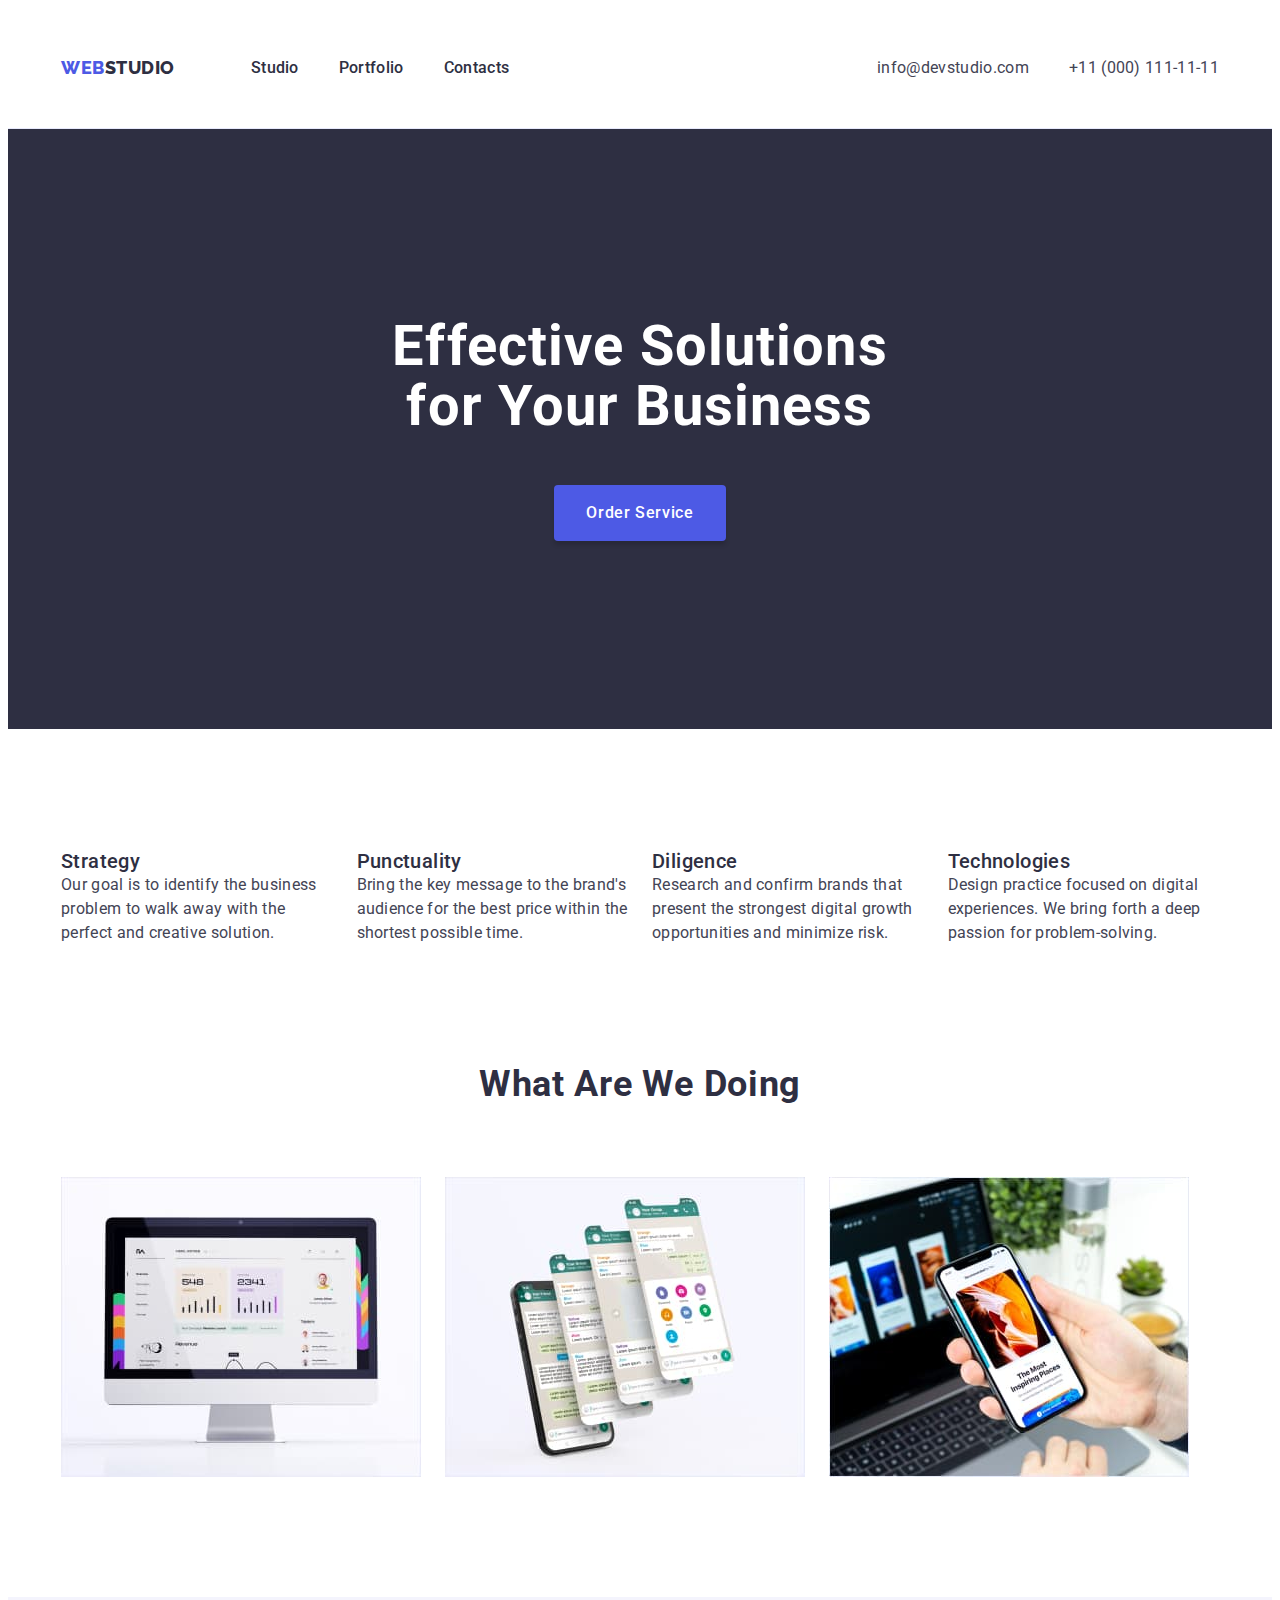
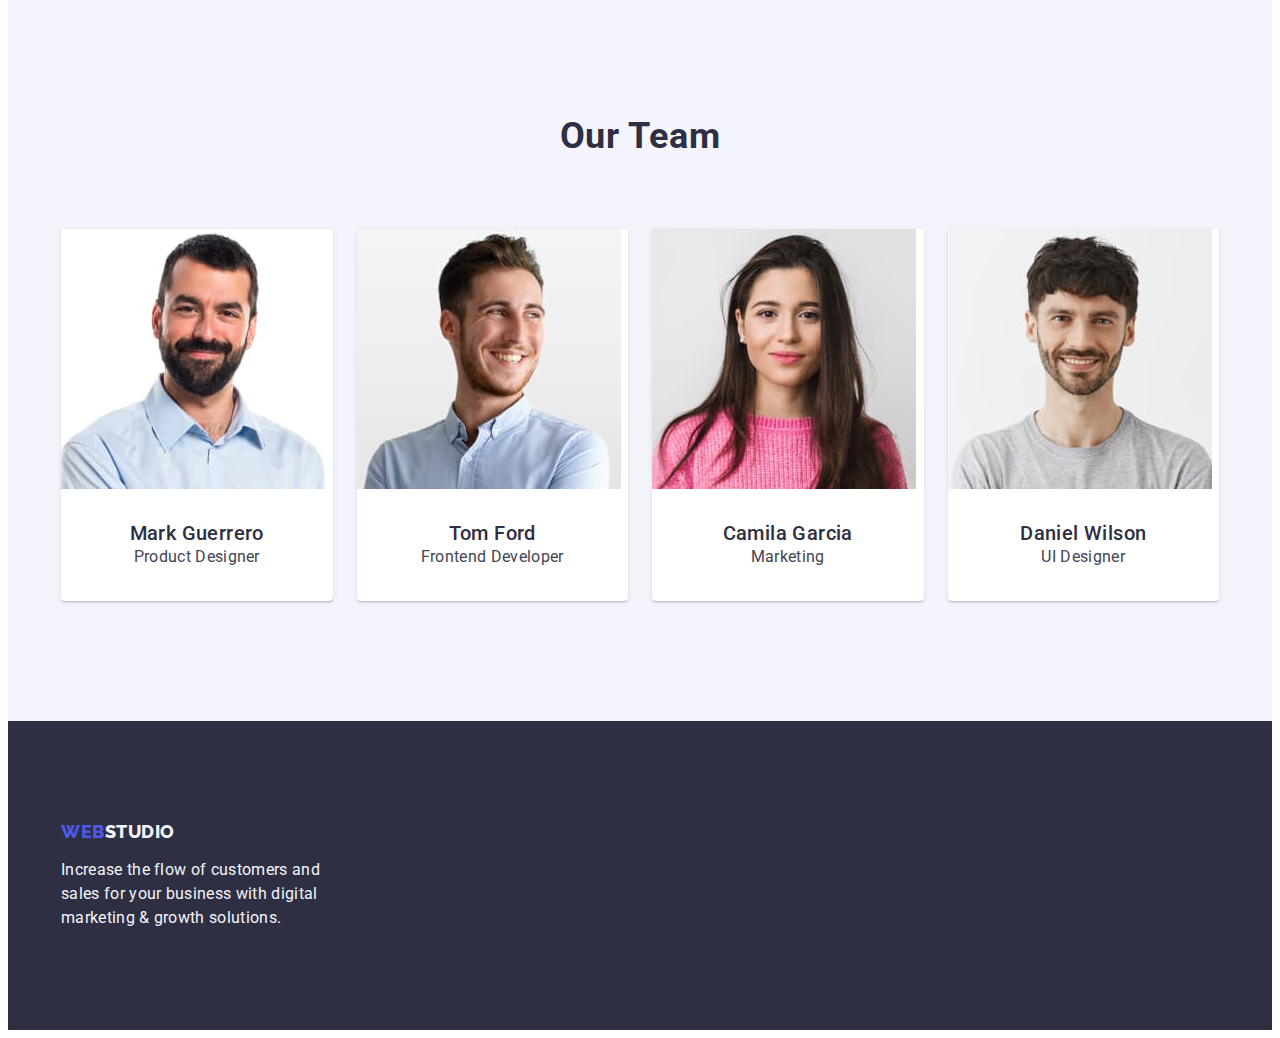
<file: index.html>
<!DOCTYPE html>
<html lang="en">
<head>
    <meta charset="UTF-8">
    <meta http-equiv="X-UA-Compatible" content="IE=edge">
    <meta name="viewport" content="width=device-width, initial-scale=1.0">
    <title>Studio</title>
    <link rel="preconnect" href="https://fonts.googleapis.com">
    <link rel="preconnect" href="https://fonts.gstatic.com" crossorigin>
    <link href="https://fonts.googleapis.com/css2?family=Raleway:wght@800&family=Roboto:wght@400;500;700;900&display=swap" rel="stylesheet">
    <link rel="stylesheet" href="https://cdnjs.cloudflare.com/ajax/libs/modern-normalize/2.0.0/modern-normalize.min.css" integrity="sha512-4xo8blKMVCiXpTaLzQSLSw3KFOVPWhm/TRtuPVc4WG6kUgjH6J03IBuG7JZPkcWMxJ5huwaBpOpnwYElP/m6wg==" crossorigin="anonymous" referrerpolicy="no-referrer">
    <link rel="stylesheet" href="./css/styles.css">
</head>
<body class="body">
  <!--header-->
  <header class="page-header">
    <div class="container header-cont">
    <nav class="page-navigation">
      <a href="./portfolio.html" class="link logo" >Web<span class="logo-studio">Studio</span></a>
    <ul class="menu-list list">
      <li class="menu-item">
        <a href="./index.html" class="link menu-link">Studio</a></li>
      <li class="menu-item">
        <a href="./portfolio.html" class="link menu-link">Portfolio</a></li>
      <li class="menu-item">
        <a class="link menu-link last-link" href="">Contacts</a></li>
    </ul>
    </nav>
<!--address-->
    <address class="address-header">
      <ul class="list adr-header">
        <li class="address-mail-btn">
          <a class="link modal-button" href="mailto:info@devstudio.com">info@devstudio.com</a>
        </li>
        <li class="address-mail-btn">
      <a class="link modal-phone" href="tel:+110001111111">+11 (000) 111-11-11</a>
      </li>
      </ul>
    </address>
  </div>
  </header>
<main>
  <!--hero-->
  <section class="hero-main">
    <div class="container">
    <h1 class="hero-text">Effective Solutions
    for Your Business</h1>
    <button type="button" class="hero-button">Order Service
    </button>
  </div>
  </section>
<!--section2-->
    <section class="strategy-section">
      <div class="container section-cont">
      <h2 hidden class="visually-hidden">Our Strategy</h2>
      <ul class="list strategy-list">
        <li class="item-strategy">
          <h3 class="heading-title">Strategy</h3>
          <p class="subheading-title">Our goal is to identify the business
          problem to walk away with the perfect and creative solution.</p>
        </li>
        <li class="item-strategy">
          <h3 class="heading-title">Punctuality</h3>
          <p class="subheading-title">Bring the key message to the brand's audience for the best price within the shortest possible time.</p>
        </li>
        <li class="item-strategy">
          <h3 class="heading-title">Diligence</h3>
          <p class="subheading-title">Research and confirm brands that present the strongest digital growth opportunities and minimize risk.</p>
        </li>
        <li class="item-strategy">
          <h3 class="heading-title">Technologies</h3>
          <p class="subheading-title">Design practice focused on digital experiences. We bring forth a deep passion for problem-solving.</p>
        </li>
        </ul>
      </div>
    </section>
<!--section3-->
    <section class="section-gallery">
      <div class="container">
        <h2 class="headline-title">What are we doing</h2>
      <ul class="list galary-list">
        <li class="photo-item">
          <img class="gallery-photo"
          src="./images/comp.jpg" 
          alt="computer"
          width="360">
        </li>
        <li class="photo-item">
          <img class="gallery-photo"
          src="./images/phone.jpg" 
          alt="phone"
          width="360">
        </li>
        <li class="photo-item">
          <img class="gallery-photo"
          src="./images/phone1.jpg" 
          alt="phone1" 
          width="360">
        </li>
      </ul>
    </div>
    </section>
    <!--section4-->
    <section class="section-our-team">
    <div class="container team-item"> 
      <h2 class="headline-title">Our Team</h2>
    <ul class="team-list list">
      <li class="item-our-team">
        <img class="photo-our-team" src="./images/mark.jpg" alt="mark-designer" width="264" >
      <div class="block-team">
        <h3 class="heading-title top-text">Mark Guerrero</h3>
      <p class="subheading-title low-text">Product Designer</p>
    </div>
      </li>
      <li class="item-our-team">
        <img class="photo-our-team" src="./images/tom.jpg" alt="tom_developer" width="264" >
      <div class="block-team">
        <h3 class="heading-title top-text">Tom Ford</h3>
      <p class="subheading-title low-text">Frontend Developer</p>
    </div>
    </li>
      <li class="item-our-team">
        <img class="photo-our-team" src="./images/camila.jpg" alt="camila_marketing" width="264" >
      <div class="block-team">
        <h3 class="heading-title top-text">Camila Garcia</h3>
      <p class="subheading-title low-text">Marketing</p>
    </div>
    </li>
      <li class="item-our-team">
        <img class="photo-our-team" src="./images/daniel.jpg" alt="ui_designer" width="264" >
      <div class="block-team">
        <h3 class="heading-title top-text">Daniel Wilson</h3>
      <p class="subheading-title low-text">UI Designer</p>
    </div>
    </li>
    </ul>
  </div>
    </section>
  </main>
  <!--Footer-->
  <footer class="footer-line">
    <div class="container">
    <a href="./portfolio.html" 
    class="logo-foot link">Web<span class="logo-studio-footer">Studio</span></a>
<p class="footer-tagline">Increase the flow of customers and sales for your business with digital marketing & growth solutions.</p>
</div>
</footer>
</body>
</html>
</file>
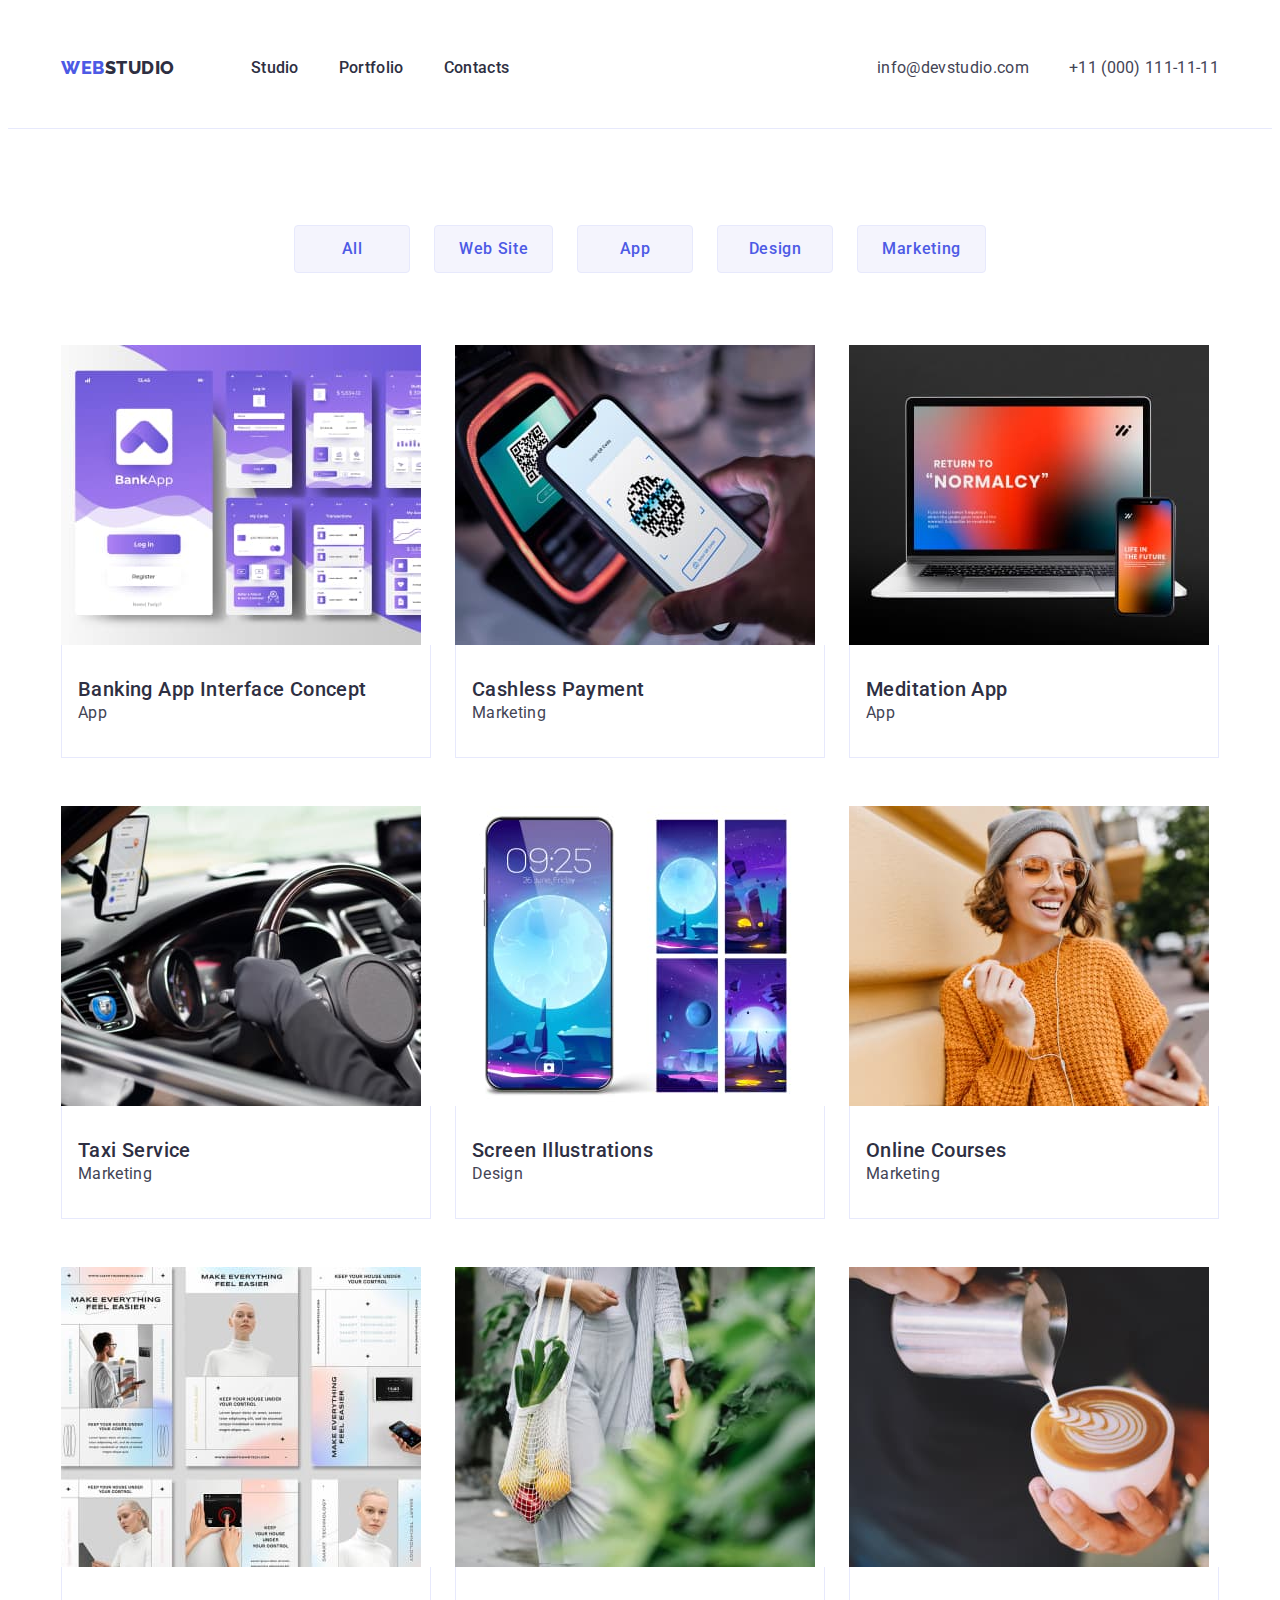
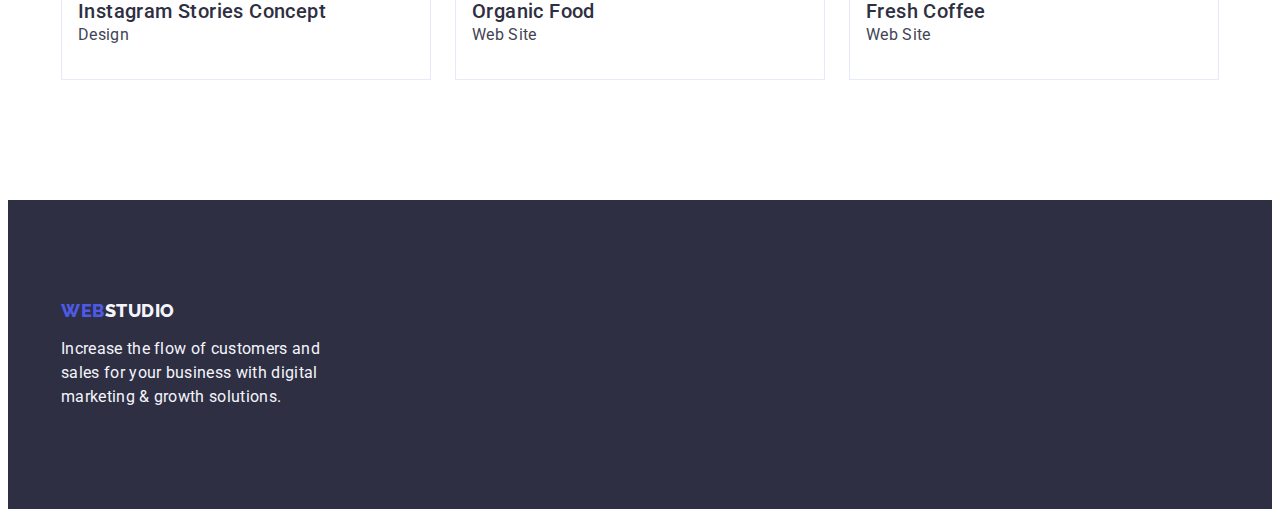
<file: portfolio.html>
<!DOCTYPE html>
<html lang="en">
<head>
    <meta charset="UTF-8">
    <meta http-equiv="X-UA-Compatible" content="IE=edge">
    <meta name="viewport" content="width=device-width, initial-scale=1.0">
    <title>Studio</title>
    <link rel="preconnect" href="https://fonts.googleapis.com">
    <link rel="preconnect" href="https://fonts.gstatic.com" crossorigin>
    <link href="https://fonts.googleapis.com/css2?family=Raleway:wght@800&family=Roboto:wght@400;500;700;900&display=swap" rel="stylesheet">
    <link rel="stylesheet" href="https://cdnjs.cloudflare.com/ajax/libs/modern-normalize/2.0.0/modern-normalize.min.css" integrity="sha512-4xo8blKMVCiXpTaLzQSLSw3KFOVPWhm/TRtuPVc4WG6kUgjH6J03IBuG7JZPkcWMxJ5huwaBpOpnwYElP/m6wg==" crossorigin="anonymous" referrerpolicy="no-referrer">
    <link rel="stylesheet" href="./css/styles.css">
</head>
<body class="body">
<!--header-->
<header class="page-header">
    <div class="container header-cont">
    <nav class="page-navigation">
        <a href="./index.html" class="logo link">Web<span class="logo-studio">Studio</span></a>
    <ul class="menu-list list">
        <li class="menu-item">
            <a href="./index.html" class="link menu-link">Studio</a></li>
        <li class="menu-item">
            <a href="./portfolio.html" class="link menu-link">Portfolio</a></li>
        <li class="menu-item">
            <a class="link menu-link" href="">Contacts</a></li>
    </ul>
    </nav>
<!--address-->
    <address class="address-header">
    <ul class="list adr-header">
        <li class="address-mail-btn">
            <a class="link modal-button" href="mailto:info@devstudio.com">info@devstudio.com</a>
        </li>
        <li class="address-mail-btn">
            <a class="link modal-button" href="tel:+110001111111">+11 (000) 111-11-11</a>
        </li>
    </ul>
    </address>
    </div>
</header>  
<!-- Portfolio -->
<main>
    <section class="main-section">
        <div class="container">
        <h1 hidden>Portfolio</h1>
        <ul class="list-button list">
            <li>
                <button type="button" class="portfolio-btn">All</button>
            </li>
            <li>
                <button type="button" class="portfolio-btn">Web Site</button>
            </li>
            <li>
                <button type="button" class="portfolio-btn">App</button>
            </li>
            <li>
                <button type="button" class="portfolio-btn">Design</button>
            </li>
            <li>
                <button type="button" class="portfolio-btn">Marketing</button>
            </li>
        </ul>
        <ul class="portfolio-list list">
    <li class="portfolio-item">
        <a class="link" href="">
            <img class="img-portfolio" src="./images/section1/banking.jpg" alt="Banking App" width="360" height="300">
            <div class="portfolio-photo">
                <h2 class="heading-title">Banking App Interface Concept</h2>
                <p class="subheading-title">App</p>
            </div>
        </a>
    </li>
    <li class="portfolio-item">
        <a class="link" href="">
            <img class="img-portfolio" src="./images/section1/cashless-pay.jpg" alt="Cashless Payment" width="360" height="300">
            <div class="portfolio-photo">
                <h2 class="heading-title">Cashless Payment</h2>
                <p class="subheading-title">Marketing</p>
            </div> 
        </a>
    </li>
    <li class="portfolio-item">
        <a class="link" href="">
            <img class="img-portfolio" src="./images/section1/meditation.jpg" alt="Meditation App" width="360" height="300">
            <div class="portfolio-photo">
                <h2 class="heading-title">Meditation App</h2>
                <p class="subheading-title">App</p>
            </div>
        </a>
        
    </li>
    <li class="portfolio-item">
        <a class="link" href="">
            <img class="img-portfolio" src="./images/section2/taxi.jpg" alt="Taxi Service" width="360" height="300">
            <div class="portfolio-photo">
                <h2 class="heading-title">Taxi Service</h2>
                <p class="subheading-title">Marketing</p>
            </div>  
        </a>
        
    </li>
    <li class="portfolio-item">
        <a class="link" href="">
            <img class="img-portfolio" src="./images/section2/screen-illustr.jpg" alt="Screen Illustrations" width="360" height="300">
            <div class="portfolio-photo">
                <h2 class="heading-title">Screen Illustrations</h2>
                <p class="subheading-title">Design</p>
            </div>
        </a>
        
    </li>
    <li class="portfolio-item">
        <a class="link" href="">
            <img class="img-portfolio" src="./images/section2/cources.jpg" alt="Online Courses" width="360" height="300">
            <div class="portfolio-photo">
                <h2 class="heading-title">Online Courses</h2>
                <p class="subheading-title">Marketing</p>
            </div>
        </a>
        
    </li>
    <li class="portfolio-item">
        <a class="link" href="">
            <img class="img-portfolio" src="./images/section3/inst-concept.jpg" alt="Instagram Stories Concept" width="360" height="300">
            <div class="portfolio-photo">
                <h2 class="heading-title">Instagram Stories Concept</h2>
                <p class="subheading-title">Design</p>
            </div>
        </a>
        
    </li>
    <li class="portfolio-item">
        <a class="link" href="">
            <img class="img-portfolio" src="./images/section3/food.jpg" alt="Organic Food" width="360" height="300">
            <div class="portfolio-photo">
                <h2 class="heading-title">Organic Food</h2>
                <p class="subheading-title">Web Site</p>
            </div>
        </a>
        
    </li>
    <li class="portfolio-item">
        <a class="link" href="">
            <img class="img-portfolio" src="./images/section3/cofee.jpg" alt="Fresh Coffee" width="360" height="300">
            <div class="portfolio-photo">
                <h2 class="heading-title">Fresh Coffee</h2>
                <p class="subheading-title">Web Site</p>
            </div>
        </a>
        
    </li>
</ul>
</div>
</section>
</main>
<!--Footer-->
<footer class="footer-line">
    <div class="container cont-footer">
    <a href="./index.html" class="logo-foot link">Web<span class="logo-studio-footer">Studio</span></a>
        <p class="footer-tagline">Increase the flow of customers and sales for your business with digital marketing & growth solutions.</p>
    </div>
    </footer>
</body>
</html>
</file>
<file: css/styles.css>
.list {
    list-style: none;
}

.link {
    text-decoration: none;
}

.address-header {
    font-style: normal;
    margin-left: auto;
}


.body {
    font-family: var(--font-family);
    background-color: var(--white);
    color: var(--button); 
}

p, h1, h2, h3 {
    margin: 0;
}

ul {
    margin: 0;
    padding: 0;
}

img {
    display: block;
}

:root {
--navy-blue: #2E2F42;
--white: #FFFFFF;
--hover: #404BBF;
--button: #434455;
--portfolio-btn: #F4F4FD;
--font-family:'Roboto',sans-serif; 
--iris:#4D5AE5;
--font-weith-low:400;
--font-weith-top:500;
--font-weith-logo:800;
--font-weith-text:700;
--font-size-logo:18px;
--font-size-btn:16px;
}

.container {
    width: 1158px;
    padding-left: 15px;
    padding-right: 15px;
    margin: 0 auto;
}
/*===================HEADER======================*/


.header-cont {
    align-items: center;
    display: flex;
}

.page-navigation {
    align-items: center;
    display: flex;
}

    .logo {
    font-family: "Raleway", sans-serif;
    font-weight: 800;
    font-size: 18px;
    line-height: 1.17;
    letter-spacing: 0.03em;
    text-transform: uppercase;
    color: var(--iris);
    display: flex;
    align-items: center;
    margin-right: 76px;
    padding-top: 24px; 
    padding-bottom: 24px;
}

.logo-studio {
    font-family: "Raleway", sans-serif;
    font-weight: var(--font-weith-logo);
    font-size: var(--font-size-logo);
    line-height: 21px;
    display: flex;
    letter-spacing: 0.03em;
    text-transform: uppercase;
    color: var(--navy-blue); 
}

.menu-list {
display: flex; 
gap: 40px; 
}

.page-navigation {
    display: flex;

}

.menu-link {
    font-family: var(--font-family);
    font-weight: var(--font-weith-top);
    font-size: var(--font-size-btn);
    line-height: 1.50;
    letter-spacing: 0.02em;
    color: var(--navy-blue);
    padding-top: 24px;
    padding-bottom: 24px;
}

.menu-link:hover,
.menu-link:focus {
    color: var(--hover);
}

.last-link {
    margin-right: 0;

}
.page-header {
    border-bottom: 1px solid #E7E9FC;
    box-sizing: border-box;
    padding: 24px 0 24px;
}
/*===================/HEADER======================*/

/*===================ADDRESS======================*/
.modal-button {
    font-family: var(--font-family); 
    font-weight: var(--font-weith-low);
    font-size: var(--font-size-btn);
    line-height: 1.50;
    letter-spacing: 0.02em;
    color: var(--button);
    font-style: normal;
}
.modal-button:hover,
.modal-button:focus {
    color: var(--hover);
}

.modal-phone {
    font-family: var(--font-family); 
    font-weight: var(--font-weith-low);
    font-size: var(--font-size-btn);
    line-height: 1.50;
    letter-spacing: 0.02em;
    color: var(--button);
    font-style: normal;

}
.modal-phone:hover,
.modal-phone:focus {
    color: var(--hover);
}

.adr-header {
    display: flex;
    gap: 40px; 
}
/*===================/ADDRESS======================*/

/*===================HERO==================*/

.hero-main {
    background-color: #2E2F42;
    padding: 188px 0;

}
.hero-text {
    margin: 0 auto;
    font-family: var(--font-family); 
    font-size: 56px;
    line-height: 1.07; 
    text-align: center;
    letter-spacing: 0.02em;
    color: var(--white);
    margin-bottom: 48px;
    max-width: 496px;
}
.hero-button {
    border: none;
    margin: 0 auto;
    display: block;
    font-family: var(--font-family);
    font-weight: var(--font-weith-top);
    font-size: var(--font-size-btn);
    height: 56px;
    min-width: 169px;
    line-height: 1.50; 
    box-shadow: 0px 4px 4px rgba(0, 0, 0, 0.15);
    border-radius: 4px;
    letter-spacing: 0.04em;
    color: var(--white);
    background: var(--iris);
    padding-top: 16px;
    padding-bottom: 16px;
    padding-left: 32px;
    padding-right: 32px;
    cursor: pointer
}

.hero-button:hover,
.hero-button:focus {
    background: var(--hover);
}


/*===================/HERO======================*/

/*===================STRATEGY======================*/
.strategy-section {
    padding-top: 120px;
    padding-bottom: 120px;
}

.strategy-list {
    display: flex;
    gap: 24px;
}
.item-strategy {
    flex-basis: calc((100% - 3 * 24px) / 4);
}

.visually-hidden {
    position: absolute;
    width: 1px;
    height: 1px;
    margin: -1px;
    border: 0;
    padding: 0;
    white-space: nowrap;
    clip-path: inset(100%);
    clip: rect(0 0 0 0);
    overflow: hidden;
}

/*===================/STRATEGY======================*/


/*===================GALLERY======================*/

.gallery-photo {
width: 360px;
height: 300px;
}

/*===================/GALLERY======================*/

.galary-list {
    display: flex;
    gap: 24px;
}

.gallery-photo {
    display: block;  
    max-width: 100%; 
    height: auto; 
}

.section-gallery {
    padding-bottom: 120px; 
}
/*===================OUR-TEAM======================*/
.block-team {
    padding: 32px 16px;
    
}
.headline-title {
    font-size: 36px;
    line-height: 40px;
    text-align: center;
    letter-spacing: 0.02em;
    text-transform: capitalize;
    color: var(--navy-blue);
    line-height: 1.11; 
    margin-bottom: 72px;
}

.cont-team {
    padding: 32px 16px 32px;


}
.section-our-team {
    background-color: var(--portfolio-btn);
    padding: 120px 0 120px;

}
.team-list {
    display: flex;
    gap: 24px;

}

.item-our-team {
    width: calc((100% - 72px) / 4); 
    background: #FFFFFF;
    box-shadow: 0px 1px 6px rgba(46, 47, 66, 0.08), 0px 1px 1px rgba(46, 47, 66, 0.16), 0px 2px 1px rgba(46, 47, 66, 0.08);
    border-radius: 0px 0px 4px 4px; 
}

.photo-our-team {
    display: block;  
    max-width: 100%; 
    height: auto; 
}

.item-our-team {
    background-color: var(--white);
}

.heading-title {
    font-family:var(--font-family);
    font-weight:var(--font-weith-top);
    font-size: 20px;
    line-height: 1.20; 
    letter-spacing: 0.02em;
    color: var(--navy-blue);
}
.top-text {
    text-align: center;
}

.subheading-title {
    font-size: var(--font-size-btn);
    line-height: 1.50; 
    letter-spacing: 0.02em;
    color: var(--button);
    }

    .low-text {
        text-align: center;
    }
/*===================/OUR-TEAM======================*/


/*===================FOOTER======================*/

.footer-line {
background-color:var(--navy-blue);
padding: 100px 0 100px;
margin: 0 auto;

}

.footer-tagline {
    font-weight: var(--font-weith-low);
    font-size: var(--font-size-btn);
    line-height: 1.50; 
    letter-spacing: 0.02em;
    color: var(--portfolio-btn);
    max-width: 264px;
}

.logo-studio-footer {
    display: inline-block;
    font-family: "Raleway", sans-serif;
    font-weight: var(--font-weith-logo);
    font-size: var(--font-size-logo);
    line-height: 1.17;
    letter-spacing: 0.03em;
    text-transform: uppercase;
    color: var(--portfolio-btn);
    
}

.logo-foot {
    display: inline-block;
    font-family: "Raleway", sans-serif;
    font-weight: 800;
    font-size: 18px;
    line-height: 1.17;
    letter-spacing: 0.03em;
    text-transform: uppercase;
    color: var(--iris);
    margin-bottom: 16px;
}

/*===================/FOOTER======================*/

/*===============PORTFOLIO MAIN SECTION==================*/
.main-portfolio {
    padding: 32px 16px;
    border: 1px solid #e7e9fc; 
    border-top: none;
    margin-bottom: 8px;

}
.main-section {
    padding: 96px 0 120px;
}

.menu-link {
    display: block;
}
.portfolio-btn {
padding: 12px 24px 12px;
font-family: "Roboto", sans-serif; 
color: var(--iris);
font-size: var(--font-size-btn);
line-height: 1.50; 
display: flex;
align-items: center;
text-align: center;
letter-spacing: 0.04em;
border-radius: 4px;
background: var(--portfolio-btn);
cursor: pointer;
font-weight: 500; 
background: #F4F4FD;
border: 1px solid #E7E9FC;
border-radius: 4px;
min-width: 116px;
height: 48px;
justify-content: center;
}

.list-button {
display: flex;
gap: 24px;
justify-content: center;
margin-bottom: 72px
}


.portfolio-btn:hover,
.portfolio-btn:focus {
    background: var(--hover);
    color: var(--white);
    border: 1px solid transparent;
}

.portfolio-list {
    display: flex;
    flex-wrap: wrap;
    column-gap: 24px;
    row-gap: 48px;
}

.portfolio-item {
    width: calc((100% - 48px) / 3);
    background: #FFFFFF;
}

.portfolio-item:nth-child(3n) {
    margin-right: 0; 
}

.portfolio-item:nth-last-child(-n+3) {
    margin-bottom: 0;
}

.img-portfolio {
    display: block;
    max-width: 100%;
    height: auto;
}

.portfolio-photo {
    padding: 32px 16px;
    border: 1px solid #e7e9fc;
    border-top: none;

}
/*===============/PORTFOLIO MAIN SECTION==================*/
</file>
